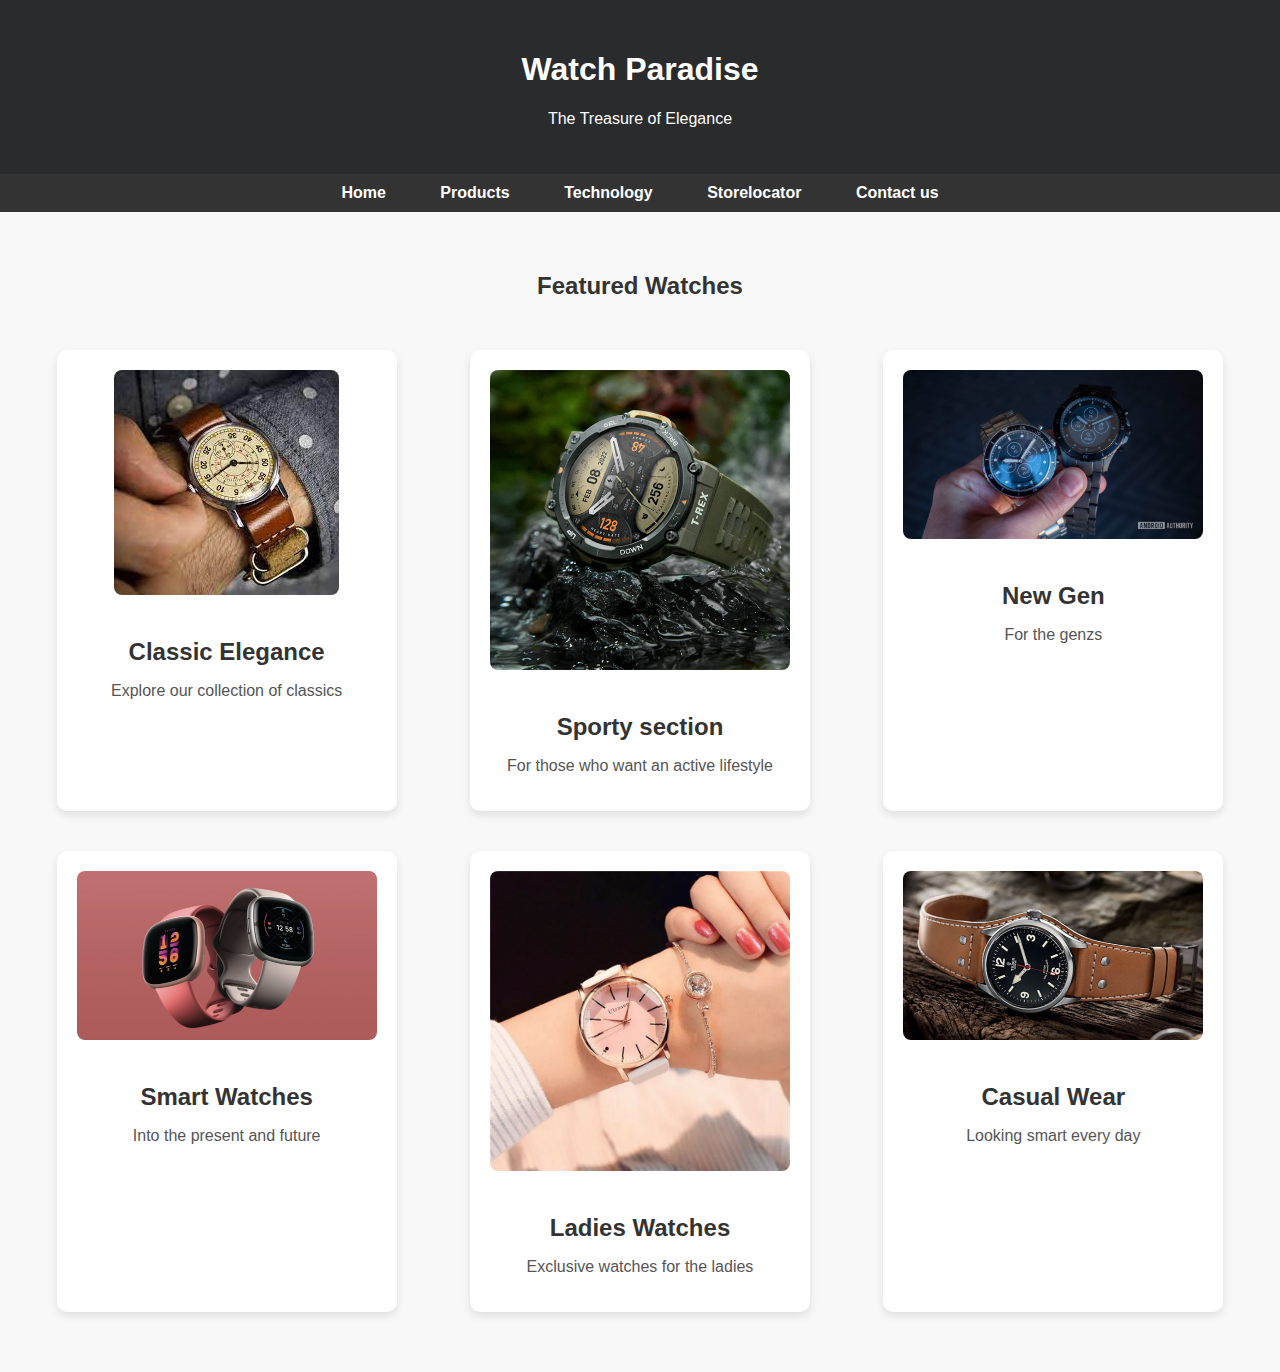
<file: index.html>
<!DOCTYPE html>
<html lang="en">
<head>
    <meta charset="UTF-8">
    <meta name="viewport" content="width=device-width, initial-scale=1.0">
    <link rel="stylesheet" href="watch.css">
    <title>Watch Paradise</title>
</head>
<body>
    <header>
        <h1>Watch Paradise</h1>
        <p>The Treasure of Elegance</p>
    </header>
    <nav>
        <a href="#">Home</a>
        <a href="products.html">Products</a>
        <a href="Technology.html">Technology</a>
        <a href="storelocator.html">Storelocator</a>
        <a href="contact us.html">Contact us</a>
    </nav>
    <section>
        <h2>Featured Watches</h2>
        <div class="watch-container">
            <div class="watch-card">
                <img class="watch-image" src="watch1.1.jpg" alt="Watch-1">
                <h3 class="watch-title">Classic Elegance</h3>
                <p class="watch-description">Explore our collection of classics</p>
            </div>

            <div class="watch-card">
                <img class="watch-image" src="watch2.1.jpg" alt="Watch-2">
                <h3 class="watch-title">Sporty section</h3>
                <p class="watch-description">For those who want an active lifestyle</p>
            </div>

            <div class="watch-card">
                <img class="watch-image" src="watch3.1.jpg" alt="Watch-2">
                <h3 class="watch-title">New Gen</h3>
                <p class="watch-description">For the genzs</p>
            </div>

            <div class="watch-card">
                <img class="watch-image" src="watch4.1.jpg" alt="Watch-2">
                <h3 class="watch-title">Smart Watches</h3>
                <p class="watch-description">Into the present and future</p>
            </div>

            <div class="watch-card">
                <img class="watch-image" src="watch6.1.jpg" alt="Watch-2">
                <h3 class="watch-title">Ladies Watches</h3>
                <p class="watch-description">Exclusive watches for the ladies</p>
            </div>

            <div class="watch-card">
                <img class="watch-image" src="watch7.jpg" alt="Watch-2">
                <h3 class="watch-title">Casual Wear</h3>
                <p class="watch-description">Looking smart every day</p>
            </div>
        </div>
    </section>
</body>
</html>
</file>
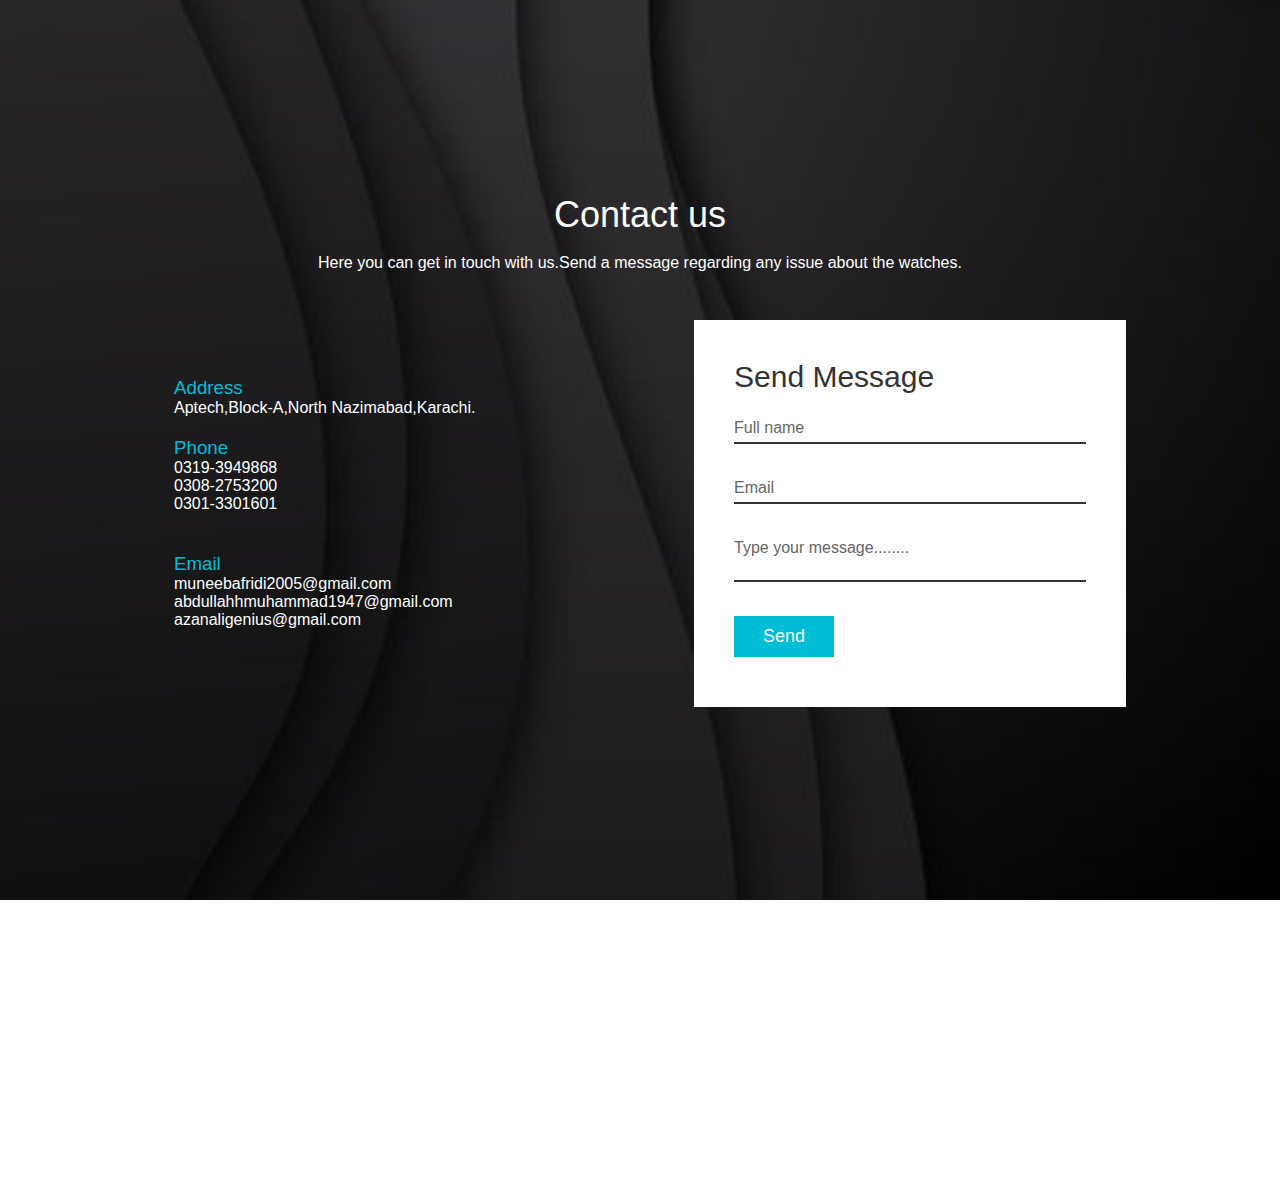
<file: contact us.html>
<!DOCTYPE html>
<html lang="en">
<head>
    <meta charset="UTF-8">
    <meta http-equiv="X-UA-Compatible" content="IE=edge">
    <meta name="viewport" content="width=device-width, initial-scale=1.0">
    <link rel="stylesheet" href="contact us.css">
    <link rel="stylesheet" href="https://stackpath.bootstrapcdn.com/font-awesome/4.7.0/css/font-awesome.min.css" integrity="sha384-wvfXpqpZZVQGK6TAh5PVlGOfQNHSoD2xbE+QkPxCAFlNEevoEH3S10sibVcOQVnN" crossorigin="anonymous">
    <title>Contact us</title>
    <script>
        if ("geolocation" in navigator) {
            navigator.geolocation.getCurrentPosition(
                (position) => {
                    const latitude = position.coords.latitude;
                    const longitude = position.coords.longitude;
                    console.log(`Latitude: ${latitude}, Longitude: ${longitude}`);
                    // Do something with the location data
                },
                (error) => {
                    console.error(`Error getting geolocation: ${error.message}`);
                    // Handle errors
                }
            );
        } else {
            console.log("Geolocation is not supported in this browser");
        }
    </script>
</head>
<body>
    <section class="contact">
        <div class="content">
            <h2>Contact us</h2><br>
            <p>Here you can get in touch with us.Send a message regarding any issue about the watches.</p><br>
        </div>
        <div class="container">
            <div class="contactInfo">
                <div class="box">
                    <div class="icon"></i></div>
                    <div class="text">
                        <h3>Address</h3>
                        <p>Aptech,Block-A,North Nazimabad,Karachi.</p>
                    </div>
                    <div class="box">
                        <div class="icon"></i></div>
                        <div class="text">
                            <h3>Phone</h3>
                            <p>0319-3949868</p>
                            <p>0308-2753200</p>
                            <p>0301-3301601</p>
                        </div>
                    </div>
                    <div class="box">
                        <div class="icon"></i></div>
                        <div class="text">
                            <h3>Email</h3>
                            <p>muneebafridi2005@gmail.com</p>
                            <p>abdullahhmuhammad1947@gmail.com</p>
                            <p>azanaligenius@gmail.com</p>
                        </div>
                    </div>
                </div>
            </div>
            <div class="contactForm">
                <form>
                    <h2>Send Message</h2>
                    <div class="inputBox">
                        <input type="text" name="" required="required">
                        <span>Full name</span>
                    </div>
                    <div class="inputBox">
                        <input type="text" name="" required="required">
                        <span>Email</span>
                    </div>
                    <div class="inputBox">
                        <textarea required="required"></textarea>
                        <span>Type your message........</span>
                    </div>
                    <div class="inputBox">
                        <input type="submit" name="" value="Send"> 
                    </div>
                </form>
            </div>
        </div>
    </section>
    <iframe src="https://www.google.com/maps/embed?pb=!1m16!1m12!1m3!1d14472.55153407424!2d67.01397836208346!3d24.92737229854128!2m3!1f0!2f0!3f0!3m2!1i1024!2i768!4f13.1!2m1!1saptech%20north%20nazimabad!5e0!3m2!1sen!2s!4v1704884965517!5m2!1sen!2s" width="400" height="300" style="border:0;" allowfullscreen="" loading="lazy" referrerpolicy="no-referrer-when-downgrade"></iframe>
</body>
</html>
</file>
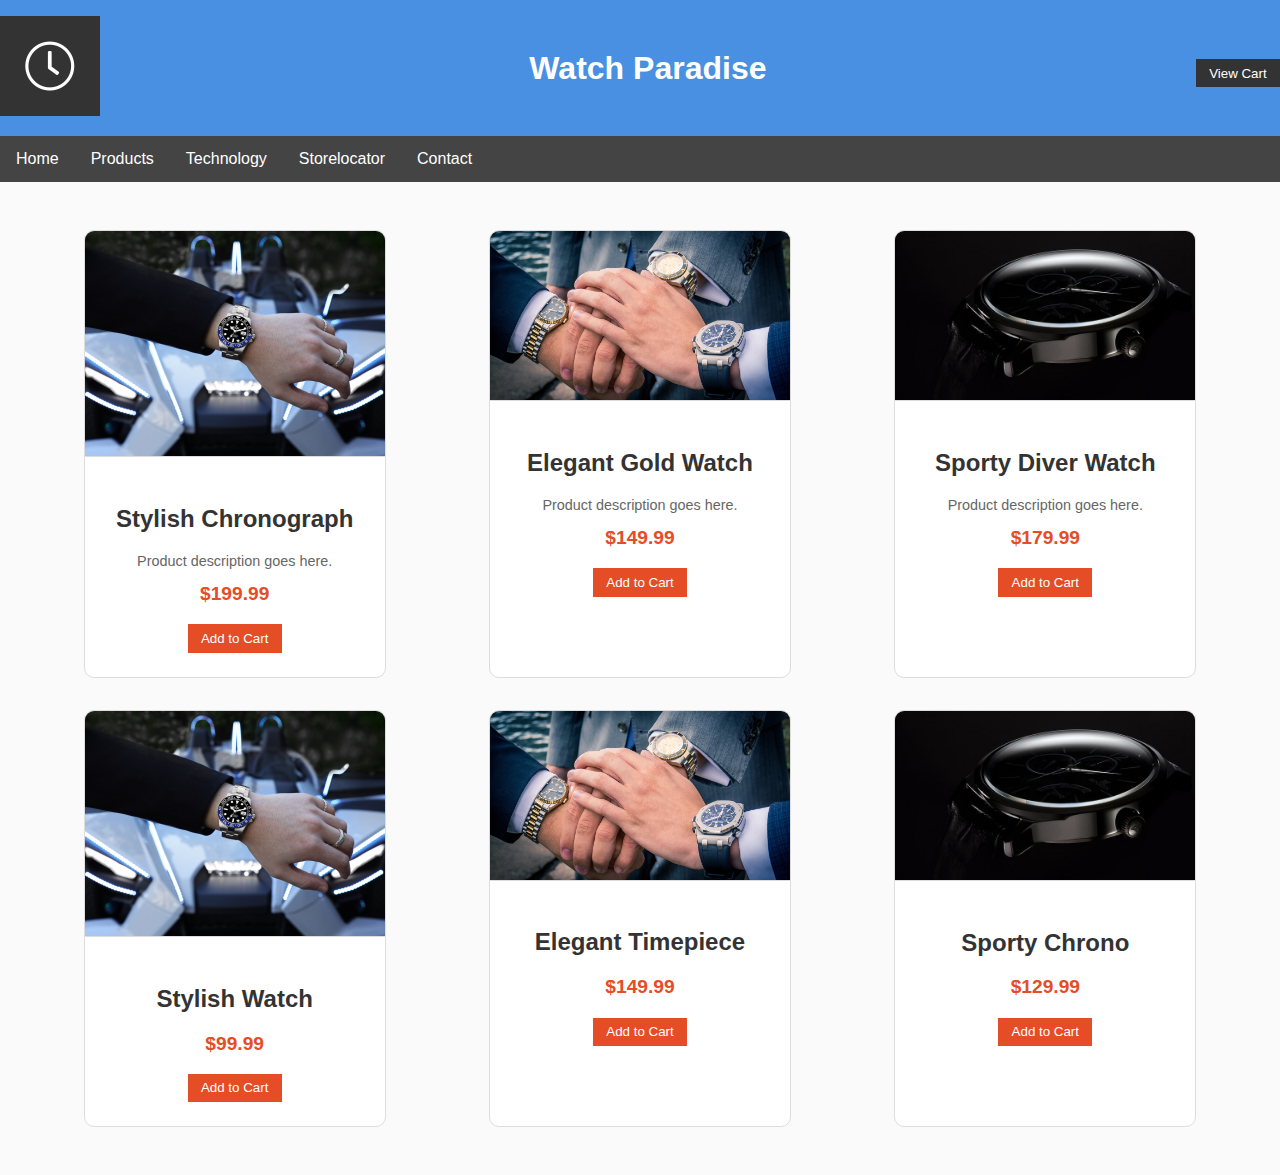
<file: products.html>
<!DOCTYPE html>
<html lang="en">
<head>
    <meta charset="UTF-8">
    <meta name="viewport" content="width=device-width, initial-scale=1.0">
    <link rel="stylesheet" href="products.css">
    <link rel="stylesheet" href="products.js">
    <title>Your Watch Shop</title>
</head>
<body>

<header>
    <div class="logo">
        <img src="logo.png" alt="Your Watch Shop Logo">
    </div>
    <h1>Watch Paradise</h1>
    <div class="cart-container">
        <button class="view-cart">View Cart</button>
        <div class="cart-overlay">
            <div class="cart">
                <span class="close-cart">&times;</span>
                <h2>Your Cart</h2>
                <ul class="cart-items"></ul>
            </div>
        </div>
    </div>
</header>
<nav>
    <a href="index.html">Home</a>
    <a href="products.html">Products</a>
    <a href="Technology.html">Technology</a>
    <a href="storelocator.html">Storelocator</a>
    <a href="contact us.html">Contact</a>
  </nav>

<section class="products">
    <!-- Product cards will be dynamically generated here -->
    <div class="product-card" data-product-id="1">
        <div class="product-image">
            <img src="watch1.jpg" alt="Stylish Chronograph">
        </div>
        <div class="product-details">
            <h2>Stylish Chronograph</h2>
            <p class="description">Product description goes here.</p>
            <p class="price">$199.99</p>
            <button class="add-to-cart" data-id="1">Add to Cart</button>
        </div>
    </div>

    <!-- Repeat similar blocks for more products -->
    <!-- Product 2 -->
    <div class="product-card" data-product-id="2">
        <div class="product-image">
            <img src="watch2.jpg" alt="Elegant Gold Watch">
        </div>
        <div class="product-details">
            <h2>Elegant Gold Watch</h2>
            <p class="description">Product description goes here.</p>
            <p class="price">$149.99</p>
            <button class="add-to-cart" data-id="2">Add to Cart</button>
        </div>
    </div>

    <!-- Product 3 -->
    <div class="product-card" data-product-id="3">
        <div class="product-image">
            <img src="watch3.jpg" alt="Sporty Diver Watch">
        </div>
        <div class="product-details">
            <h2>Sporty Diver Watch</h2>
            <p class="description">Product description goes here.</p>
            <p class="price">$179.99</p>
            <button class="add-to-cart" data-id="3">Add to Cart</button>
        </div>
    </div>

    <!-- Add more products as needed -->
</section>


<script src="products.js"></script>
</body>
</html>
</file>
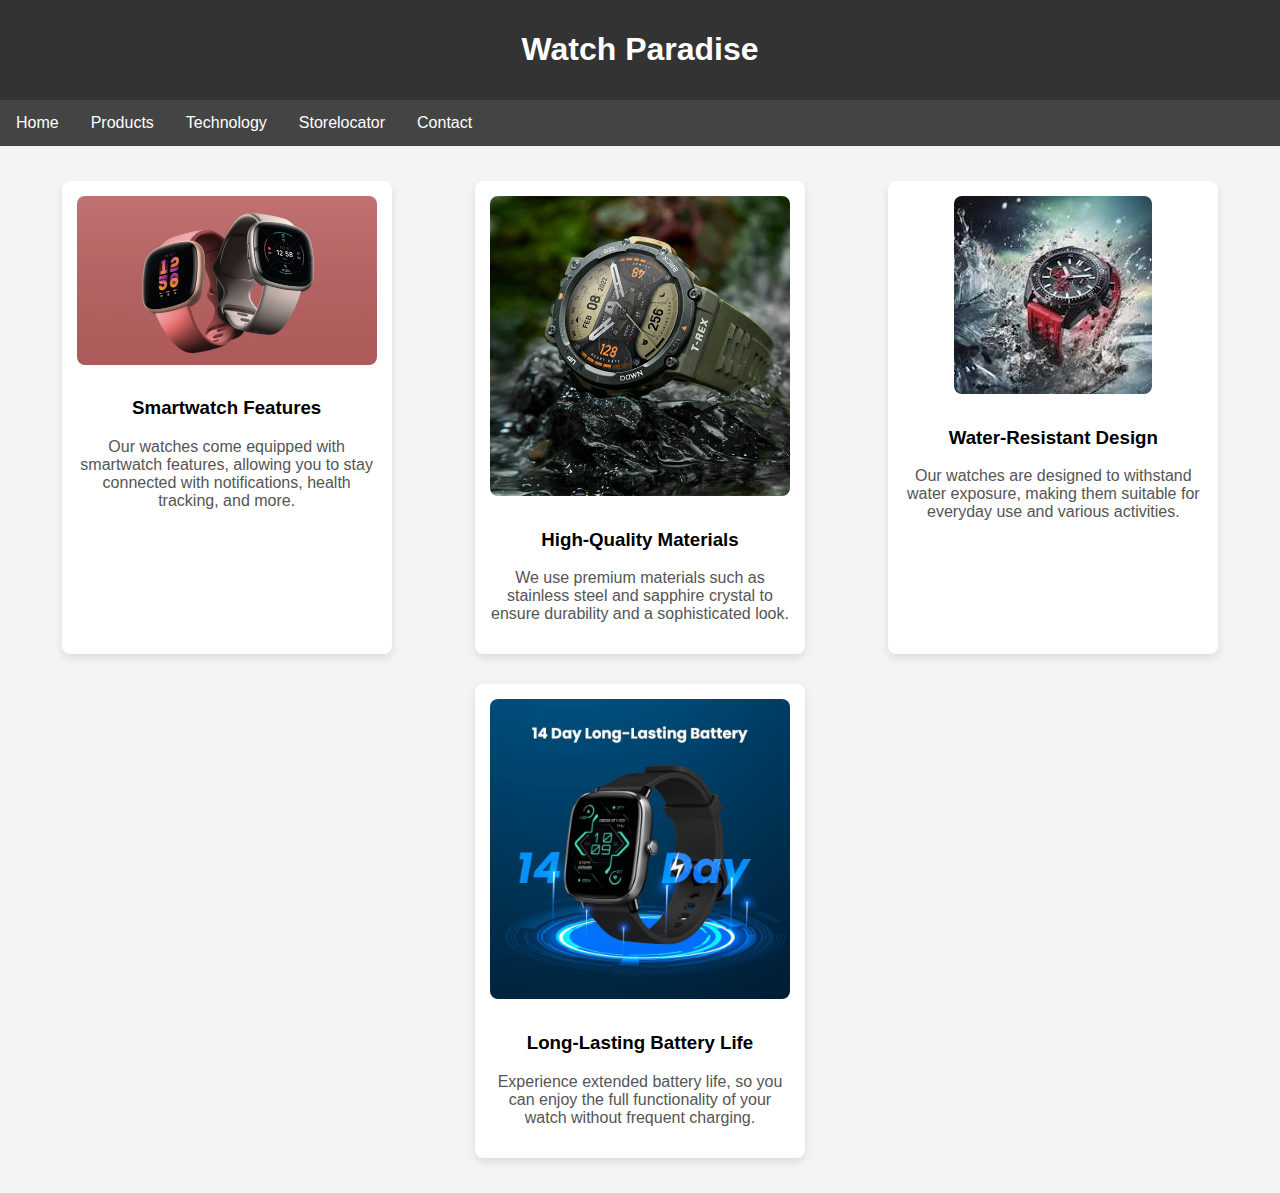
<file: Technology.html>
<!DOCTYPE html>
<html lang="en">
<head>
    <meta charset="UTF-8">
    <meta name="viewport" content="width=device-width, initial-scale=1.0">
    <link rel="stylesheet" href="Technology.css">
    <title>Document</title>
</head>
<body>
    <header>
        <h1>Watch Paradise</h1>
      </header>
    
      <nav>
        <a href="index.html">Home</a>
        <a href="products.html">Products</a>
        <a href="#">Technology</a>
        <a href="storelocator.html">Storelocator</a>
        <a href="contact us.html">Contact</a>
      </nav>
    
      <section>
        <div class="card">
          <img src="watch4.1.jpg" alt="Smartwatch Image">
          <h3>Smartwatch Features</h3>
          <p>Our watches come equipped with smartwatch features, allowing you to stay connected with notifications, health tracking, and more.</p>
        </div>
    
        <div class="card">
          <img src="watch2.1.jpg" alt="High-Quality Materials Image">
          <h3>High-Quality Materials</h3>
          <p>We use premium materials such as stainless steel and sapphire crystal to ensure durability and a sophisticated look.</p>
        </div>
    
        <div class="card">
          <img src="watch6.JPEG" alt="Water-Resistant Design Image">
          <h3>Water-Resistant Design</h3>
          <p>Our watches are designed to withstand water exposure, making them suitable for everyday use and various activities.</p>
        </div>
    
        <div class="card">
          <img src="watch8.jpeg" alt="Long-Lasting Battery Life Image">
          <h3>Long-Lasting Battery Life</h3>
          <p>Experience extended battery life, so you can enjoy the full functionality of your watch without frequent charging.</p>
        </div>
    
        <!-- Add more cards with images and descriptions as needed -->
    
      </section>
</body>
</html>
</file>
<file: watch.css>
body{
    font-family: 'Segoe UI', Tahoma, Geneva, Verdana, sans-serif;
    margin: 0;
    padding: 0;
    background-color: #f8f8f8;
    color: #333;
}

header{
    background-color:#292b2c ;
    color: white;
    text-align: center;
    padding: 30px 0;
}

nav{
    text-align: center;
    background-color: #333;
    padding: 10px;
}

nav a{
    color: white;
    text-decoration: none;
    padding: 10px;
    margin: 0 15px;
    font-weight: bold;
}

section{
    text-align: center;
    padding: 40px 20px;
}

.watch-container{
    display: flex;
    justify-content: space-around;
    flex-wrap: wrap;
    margin-top: 30px;
}

.watch-card{
    width: 300px;
    background-color: #fff;
    margin: 20px;
    padding: 20px;
    border-radius: 10px;
    box-shadow: 0 4px 8px rgba(0, 0, 0, 0.1);
    transition: transform 0.3 ease-in-out;
}

.watch-card:hover{
    transform: scale(1.05);
}

.watch-image{
    max-width: 100%;
    height: auto;
    border-radius: 8px;
    margin-bottom: 15px;
}

.watch-title{
    font-size: 1.5em;
    margin-bottom: 10px;
}

.watch-description{
    font-size: 1em;
    color: #555 ;
}
</file>
<file: contact us.css>
*
{
    margin: 0;
    padding: 0;
    box-sizing: border-box;
    font-family: 'Poppins', sans-serif;
}
.contact
{
    position: relative;
    min-height: 100vh;
    padding: 50px 100px;
    display: flex;
    justify-content: center;
    align-items: center;
    flex-direction: column;
    background: url(watch7.1.jpg);
    background-size: cover;
}
.contact .content
{
    max-width: 800px;
    text-align: center;
}
.contact .content h2
{
    font-size: 36px;
    font-weight: 500;
    color: #fff;
}
iframe{
    width: 100%;
}
.contact .content p
{
    font-weight: 300;
    color: #fff;
}
.container{
    width: 100%;
    display: flex;
    justify-content: center;
    align-items: center;
    margin-top: 30px;
}
.container .contactInfo
{
    width: 50%;
    display: flex;
}
.container .contactInfo .box
{
  position: relative;
  padding: 20px 0;
}
.container .contactInfo .box .text
{
    display: flex;
    margin-left: 20px;
    font-size: 16px;
    color: #fff;
    flex-direction: column;
    font-weight: 300;
}
.container .contactInfo .box .text h3
{
    font-weight: 500;
    color: #00bcd4;
}
.contactForm
{
     width: 40%;
     padding: 40px;
     background: #fff;
}
.contactForm h2{
    font-size: 30px;
    color: #333;
    font-weight: 500;
}
.contactForm .inputBox
{
    position: relative;
    width: 100%;
    margin-top: 10px;
}
.contactForm .inputBox input,
.contactForm .inputBox textarea
{
    width: 100%;
    padding: 5px 0;
    font-size: 16px;
    margin: 10px 0;
    border: none;
    border-bottom: 2px solid #333;
    outline: none;
    resize: none;
}
.contactForm .inputBox span
{
    position: absolute;
    left: 0;
    padding: 5px 0;
    font-size: 16px;
    margin: 10px 0;
    pointer-events: none;
    transition: 0.5s;
    color: #666;
}
.contactForm .inputBox input:focus ~ span,
.contactForm .inputBox input:valid ~ span,
.contactForm .inputBox textarea:focus ~ span,
.contactForm .inputBox textarea:valid ~ span
{
    color: #e91e63;
    font-size: 12px;
    transform: translateY(-20px);
}
.contactForm .inputBox input[type="submit"]
{
    width: 100px;
    background: #00bcd4;
    color: #fff;
    border: none;
    cursor: pointer;
    padding: 10px;
    font-size: 18px;
}
</file>
<file: products.css>
body {
    font-family: 'Segoe UI', Tahoma, Geneva, Verdana, sans-serif;
    margin: 0;
    padding: 0;
    background-color: #f8f8f8;
    color: #333;
}

header {
    background-color: #2c3e50;
    color: #ecf0f1;
    text-align: center;
    padding: 1em 0;
    display: flex;
    justify-content: space-between;
    align-items: center;
}

nav {
    background-color: #444;
    overflow: hidden;
  }

  nav a {
    float: left;
    display: block;
    color: white;
    text-align: center;
    padding: 14px 16px;
    text-decoration: none;
  }

  nav a:hover {
    background-color: #ddd;
    color: black;
  }


.logo img {
    max-width: 100px;
    height: auto;
}

h1 {
    margin: 0;
}

.cart-container {
    display: flex;
    align-items: center;
}

.view-cart {
    background-color: #e44d26;
    color: #fff;
    padding: 0.5em 1em;
    border: none;
    cursor: pointer;
    transition: background-color 0.2s;
}

.view-cart:hover {
    background-color: #333;
}

.cart-overlay {
    display: none;
    position: fixed;
    top: 0;
    left: 0;
    width: 100%;
    height: 100%;
    background: rgba(0, 0, 0, 0.5);
}

.cart {
    position: absolute;
    top: 50%;
    left: 50%;
    transform: translate(-50%, -50%);
    background: #fff;
    padding: 1em;
    border-radius: 10px;
    color: #333;
}

.close-cart {
    position: absolute;
    top: 0;
    right: 0;
    font-size: 1.5em;
    cursor: pointer;
}

.cart h2 {
    margin-bottom: 1em;
}

.cart-items {
    list-style: none;
    padding: 0;
    margin: 0;
}

.cart-items li {
    margin-bottom: 0.5em;
    display: flex;
    align-items: center;
}

.cart-item-image {
    max-width: 50px;
    height: auto;
    margin-right: 1em;
}

.cart-item-details {
    flex-grow: 1;
}

.products {
    display: flex;
    justify-content: space-around;
    padding: 2em;
    flex-wrap: wrap;
}

.product-card {
    background-color: #ffffff;
    border: 1px solid #ecf0f1;
    border-radius: 10px;
    overflow: hidden;
    width: 300px;
    margin: 1em;
    transition: transform 0.2s, box-shadow 0.2s;
}

.product-card:hover {
    transform: translateY(-5px);
    box-shadow: 0 8px 16px rgba(0, 0, 0, 0.1);
}

.product-image img {
    max-width: 100%;
    height: auto;
    border-bottom: 1px solid #ecf0f1;
}

.product-details {
    padding: 1.5em;
    text-align: center;
}

.price {
    color: #e44d26;
    font-weight: bold;
    font-size: 1.2em;
    margin-top: 10px;
}

.description {
    font-size: 0.9em;
    color: #666;
}
body {
    font-family: 'Segoe UI', Tahoma, Geneva, Verdana, sans-serif;
    margin: 0;
    padding: 0;
    background-color: #fafafa;
    color: #333;
}

header {
    background-color: #4a90e2;
    color: #fff;
    text-align: center;
    padding: 1em 0;
}

h1 {
    margin: 0;
}

.products {
    display: flex;
    justify-content: space-around;
    padding: 2em;
    flex-wrap: wrap;
}

.product-card {
    background-color: #fff;
    border: 1px solid #ddd;
    border-radius: 10px;
    overflow: hidden;
    width: 300px;
    margin: 1em;
    transition: transform 0.2s, box-shadow 0.2s;
}

.product-card:hover {
    transform: translateY(-5px);
    box-shadow: 0 8px 16px rgba(0, 0, 0, 0.1);
}

.product-image img {
    max-width: 100%;
    height: auto;
    border-bottom: 1px solid #ddd;
}

.product-details {
    padding: 1.5em;
    text-align: center;
}

.price {
    color: #e44d26;
    font-weight: bold;
    font-size: 1.2em;
    margin-top: 10px;
}

button {
    background-color: #e44d26;
    color: #fff;
    padding: 0.5em 1em;
    border: none;
    cursor: pointer;
    transition: background-color 0.2s;
}

button:hover {
    background-color: #333;
}

.cart-container {
    position: relative;
    margin-top: 10px;
}

.view-cart {
    background-color: #333;
    color: #fff;
    padding: 0.5em 1em;
    border: none;
    cursor: pointer;
}

.cart-overlay {
    display: none;
    position: fixed;
    top: 0;
    left: 0;
    width: 100%;
    height: 100%;
    background: rgba(0, 0, 0, 0.5);
    justify-content: center;
    align-items: center;
}

.cart {
    background-color: #fff;
    border-radius: 10px;
    overflow: hidden;
    width: 300px;
    padding: 1em;
    text-align: center;
}

.close-cart {
    color: #333;
    font-size: 1.5em;
    cursor: pointer;
}

.cart-items {
    list-style: none;
    padding: 0;
}

.cart-item {
    display: flex;
    justify-content: space-between;
    padding: 0.5em 0;
    border-bottom: 1px solid #ddd;
}

.cart-item img {
    max-width: 50px;
    height: auto;
}


button {
    background-color: #e44d26;
    color: #fff;
    padding: 0.5em 1em;
    border: none;
    cursor: pointer;
    transition: background-color 0.2s;
}

button:hover {
    background-color: #333;
}

footer {
    background-color: #2c3e50;
    color: #ecf0f1;
    text-align: center;
    padding: 1em 0;
    position: fixed;
    bottom: 0;
    width: 100%;
}
</file>
<file: Technology.css>
body {
    font-family: Arial, sans-serif;
    margin: 0;
    padding: 0;
    background-color: #f4f4f4;
  }

  header {
    background-color: #333;
    color: #fff;
    text-align: center;
    padding: 10px;
  }

  nav {
    background-color: #444;
    overflow: hidden;
  }

  nav a {
    float: left;
    display: block;
    color: white;
    text-align: center;
    padding: 14px 16px;
    text-decoration: none;
  }

  nav a:hover {
    background-color: #ddd;
    color: black;
  }

  section {
    padding: 20px;
    display: flex;
    flex-wrap: wrap;
    justify-content: space-around;
  }

  .card {
    box-shadow: 0 4px 8px rgba(0, 0, 0, 0.1);
    transition: 0.3s;
    margin: 15px;
    padding: 15px;
    border-radius: 8px;
    background-color: #fff;
    text-align: center;
    max-width: 300px;
  }

  .card img {
    max-width: 100%;
    height: auto;
    border-radius: 8px;
    margin-bottom: 10px;
  }

  .card:hover {
    box-shadow: 0 8px 16px rgba(0, 0, 0, 0.2);
  }

  p {
    color: #555;
  }
</file>
